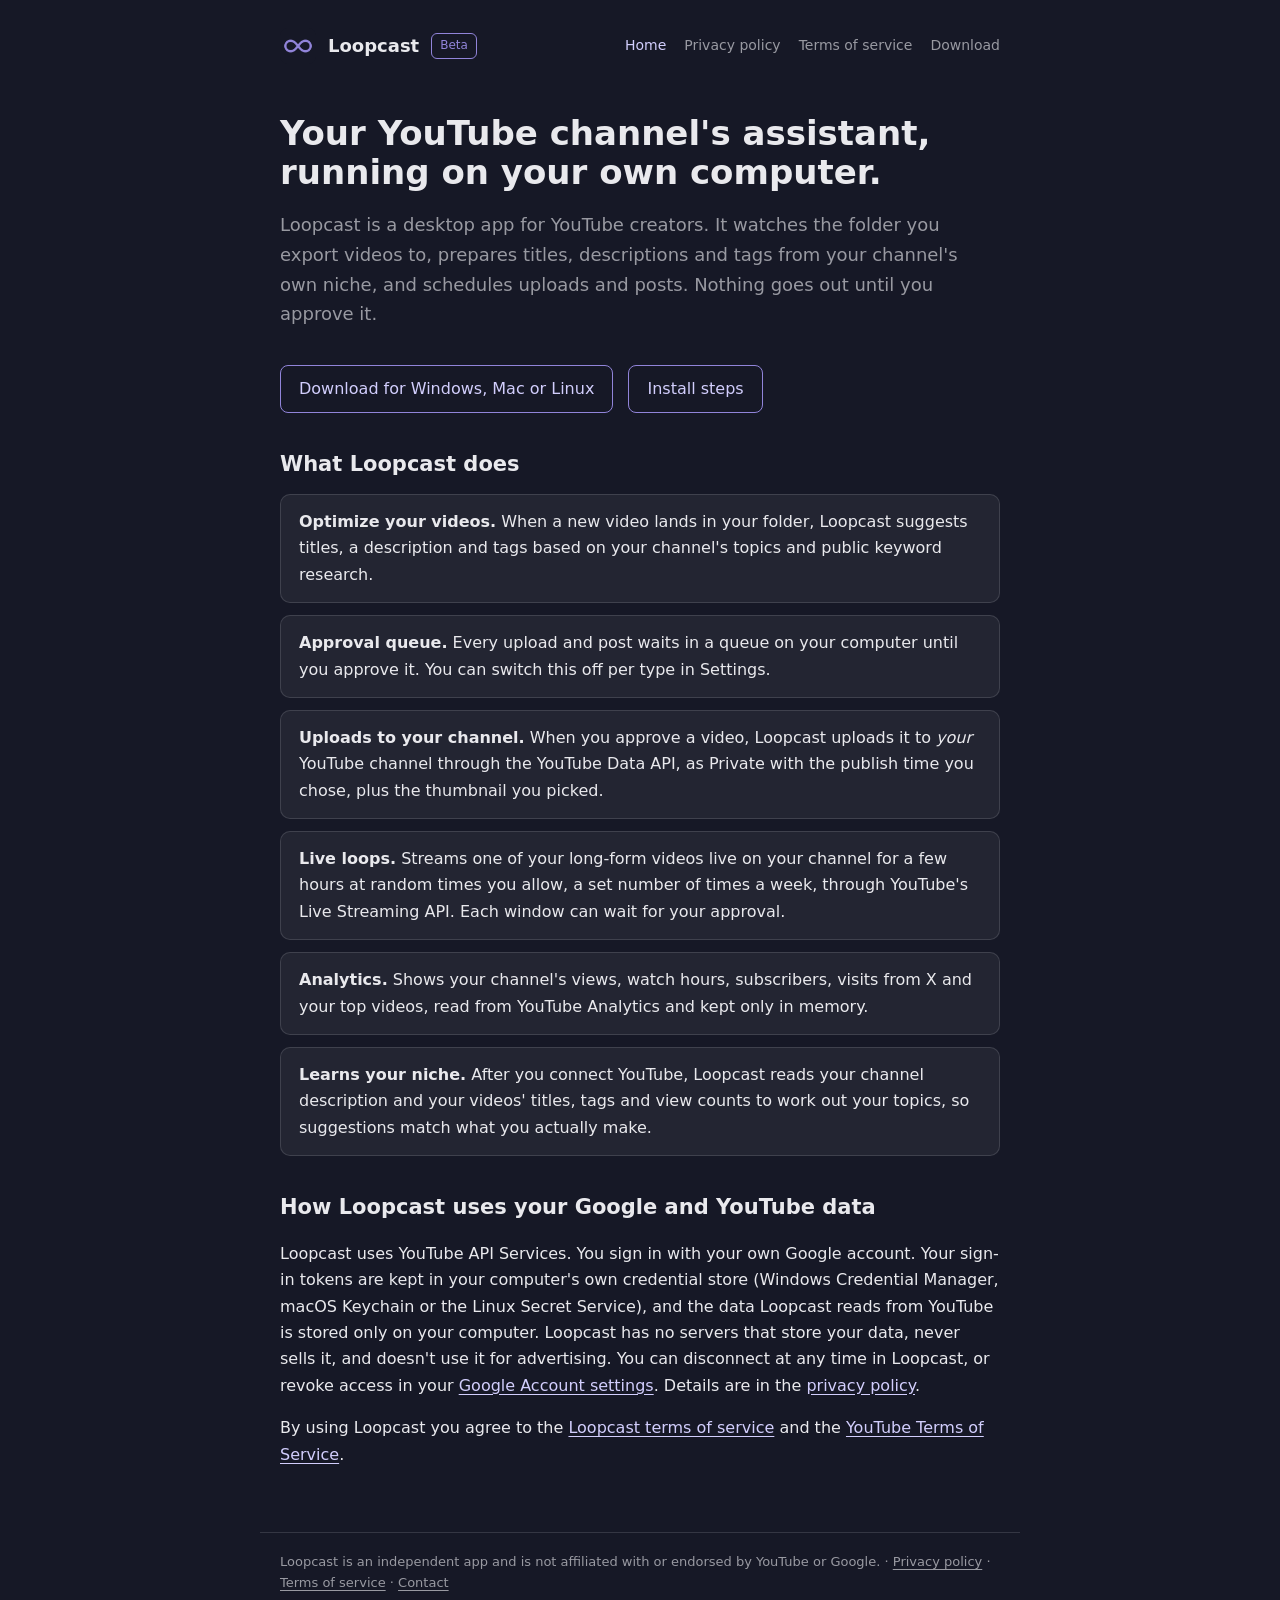
<file: docs/index.html>
<!doctype html>
<html lang="en">
<head>
<meta charset="utf-8">
<meta name="viewport" content="width=device-width, initial-scale=1">
<title>Loopcast: desktop automation for YouTube creators</title>
<meta name="description" content="Loopcast is a desktop app that prepares, schedules and publishes a creator's own YouTube videos, X posts and short clips, with every item waiting for the creator's approval.">
<link rel="icon" href="loopcast-logo-120.png">
<link rel="stylesheet" href="style.css">
</head>
<body>
<header>
  <img src="loopcast-logo-120.png" alt="Loopcast logo">
  <a class="name" href="./">Loopcast</a> <span class="beta">Beta</span>
  <nav><a href="./" aria-current="page">Home</a><a href="privacy/">Privacy policy</a><a href="terms/">Terms of service</a><a href="https://github.com/crystallyons89-ai/loopcast-releases/releases/latest">Download</a></nav>
</header>
<main>
  <h1>Your YouTube channel's assistant, running on your own computer.</h1>
  <p class="lede">Loopcast is a desktop app for YouTube creators. It watches the folder you export videos to, prepares titles, descriptions and tags from your channel's own niche, and schedules uploads and posts. Nothing goes out until you approve it.</p>
  <a class="cta" href="https://github.com/crystallyons89-ai/loopcast-releases/releases/latest">Download for Windows, Mac or Linux</a>
  <a class="cta" href="https://github.com/crystallyons89-ai/loopcast-releases#readme">Install steps</a>

  <h2>What Loopcast does</h2>
  <div class="card"><strong>Optimize your videos.</strong> When a new video lands in your folder, Loopcast suggests titles, a description and tags based on your channel's topics and public keyword research.</div>
  <div class="card"><strong>Approval queue.</strong> Every upload and post waits in a queue on your computer until you approve it. You can switch this off per type in Settings.</div>
  <div class="card"><strong>Uploads to your channel.</strong> When you approve a video, Loopcast uploads it to <em>your</em> YouTube channel through the YouTube Data API, as Private with the publish time you chose, plus the thumbnail you picked.</div>
  <div class="card"><strong>Live loops.</strong> Streams one of your long-form videos live on your channel for a few hours at random times you allow, a set number of times a week, through YouTube's Live Streaming API. Each window can wait for your approval.</div>
  <div class="card"><strong>Analytics.</strong> Shows your channel's views, watch hours, subscribers, visits from X and your top videos, read from YouTube Analytics and kept only in memory.</div>
  <div class="card"><strong>Learns your niche.</strong> After you connect YouTube, Loopcast reads your channel description and your videos' titles, tags and view counts to work out your topics, so suggestions match what you actually make.</div>

  <h2>How Loopcast uses your Google and YouTube data</h2>
  <p>Loopcast uses YouTube API Services. You sign in with your own Google account. Your sign-in tokens are kept in your computer's own credential store (Windows Credential Manager, macOS Keychain or the Linux Secret Service), and the data Loopcast reads from YouTube is stored only on your computer. Loopcast has no servers that store your data, never sells it, and doesn't use it for advertising. You can disconnect at any time in Loopcast, or revoke access in your <a href="https://myaccount.google.com/permissions">Google Account settings</a>. Details are in the <a href="privacy/">privacy policy</a>.</p>
  <p>By using Loopcast you agree to the <a href="terms/">Loopcast terms of service</a> and the <a href="https://www.youtube.com/t/terms">YouTube Terms of Service</a>.</p>
</main>
<footer>
  Loopcast is an independent app and is not affiliated with or endorsed by YouTube or Google. ·
  <a href="privacy/">Privacy policy</a> · <a href="terms/">Terms of service</a> ·
  <a href="https://github.com/crystallyons89-ai/loopcast-releases/issues">Contact</a>
</footer>
</body>
</html>
</file>
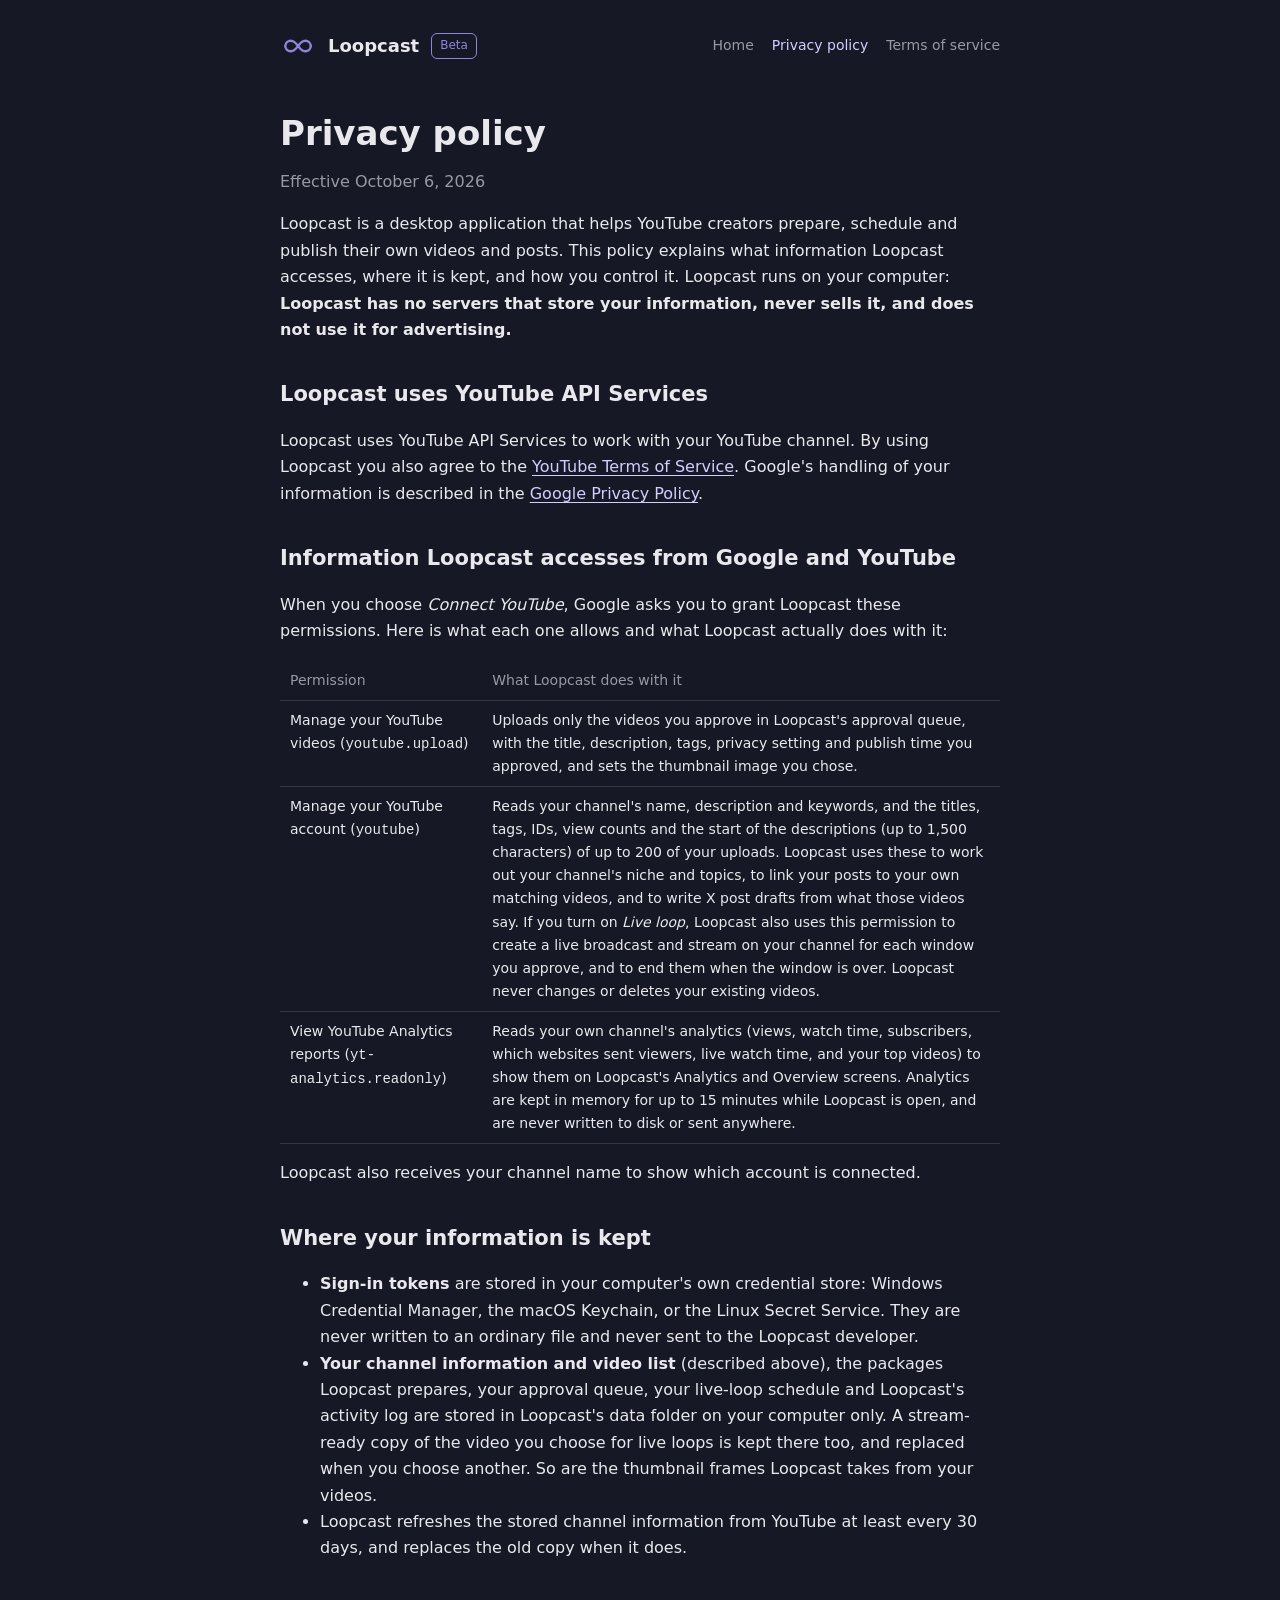
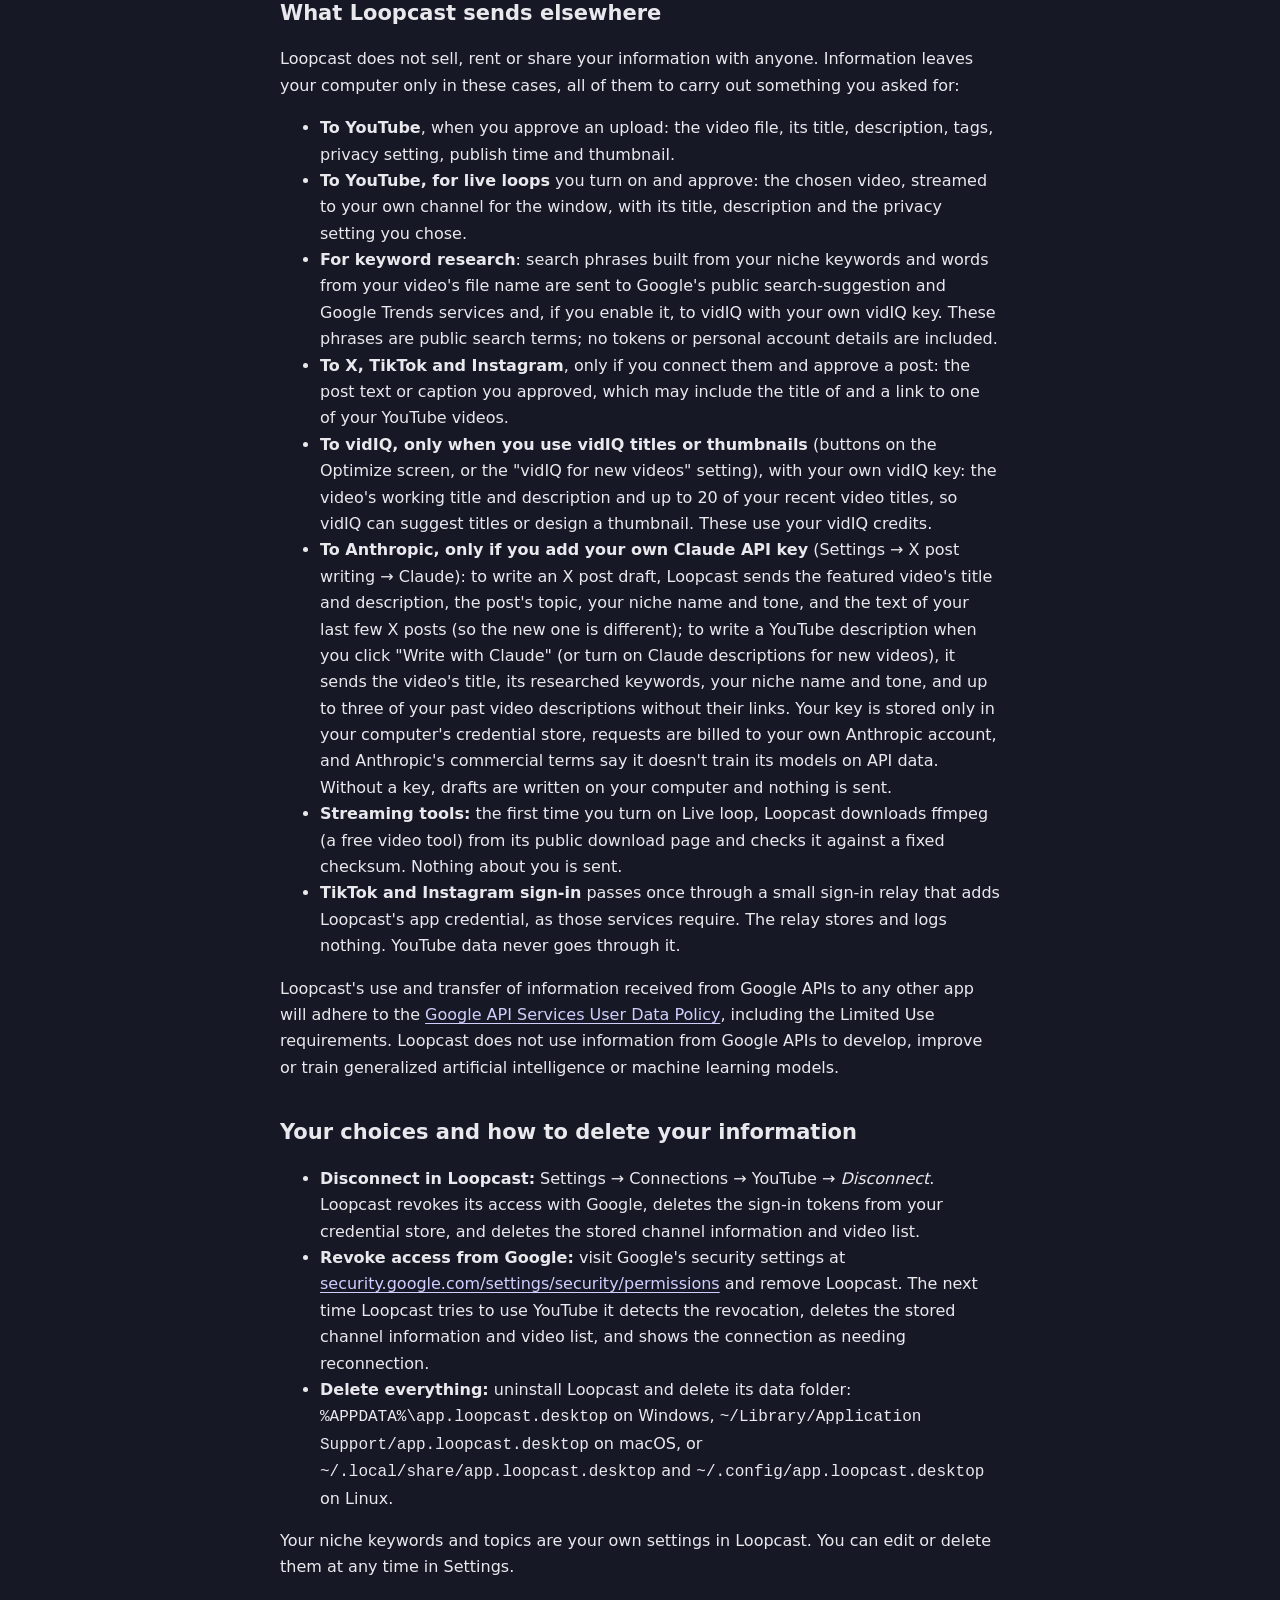
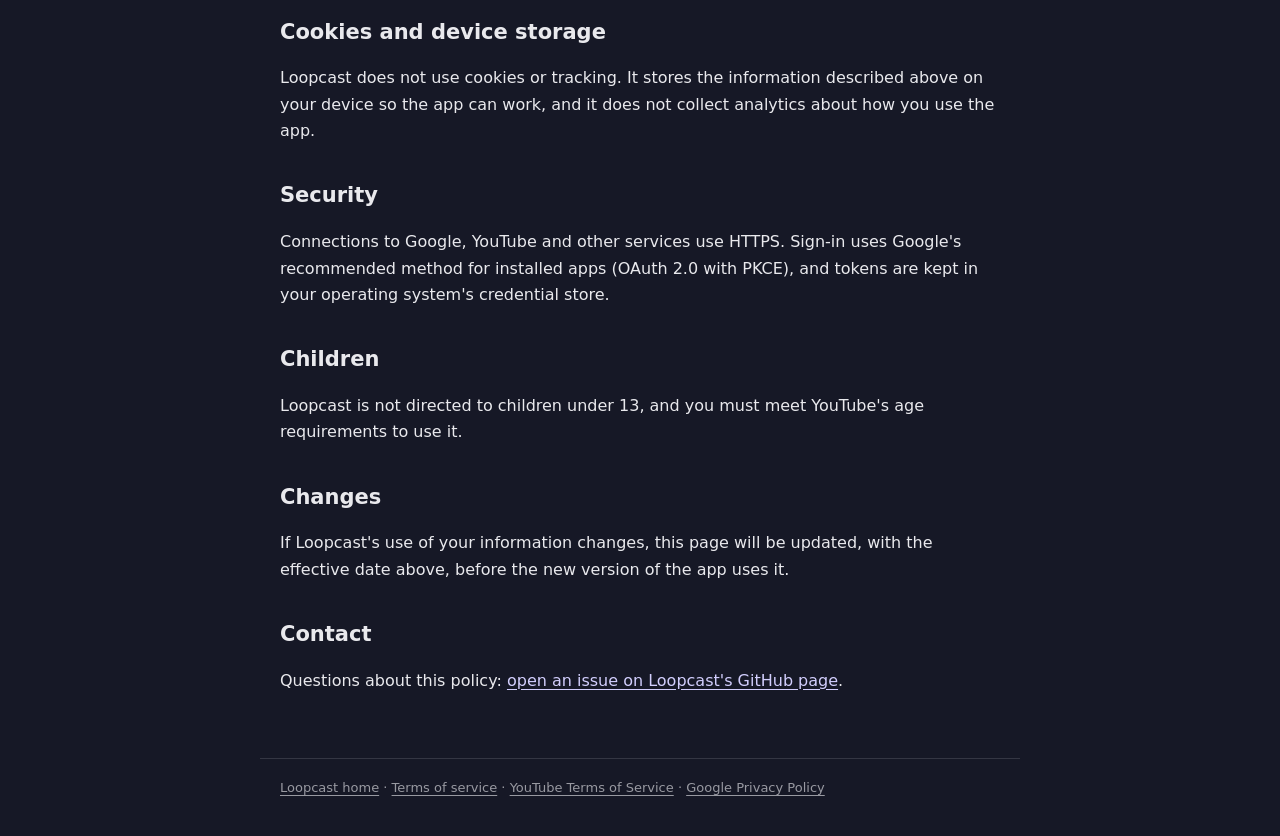
<file: docs/privacy/index.html>
<!doctype html>
<html lang="en">
<head>
<meta charset="utf-8">
<meta name="viewport" content="width=device-width, initial-scale=1">
<title>Privacy policy: Loopcast</title>
<link rel="icon" href="../loopcast-logo-120.png">
<link rel="stylesheet" href="../style.css">
</head>
<body>
<header>
  <img src="../loopcast-logo-120.png" alt="Loopcast logo">
  <a class="name" href="../">Loopcast</a> <span class="beta">Beta</span>
  <nav><a href="../">Home</a><a href="./" aria-current="page">Privacy policy</a><a href="../terms/">Terms of service</a></nav>
</header>
<main>
  <h1>Privacy policy</h1>
  <p class="muted">Effective October 6, 2026</p>

  <p>Loopcast is a desktop application that helps YouTube creators prepare, schedule and publish their own videos and posts. This policy explains what information Loopcast accesses, where it is kept, and how you control it. Loopcast runs on your computer: <strong>Loopcast has no servers that store your information, never sells it, and does not use it for advertising.</strong></p>

  <h2>Loopcast uses YouTube API Services</h2>
  <p>Loopcast uses YouTube API Services to work with your YouTube channel. By using Loopcast you also agree to the <a href="https://www.youtube.com/t/terms">YouTube Terms of Service</a>. Google's handling of your information is described in the <a href="http://www.google.com/policies/privacy">Google Privacy Policy</a>.</p>

  <h2>Information Loopcast accesses from Google and YouTube</h2>
  <p>When you choose <em>Connect YouTube</em>, Google asks you to grant Loopcast these permissions. Here is what each one allows and what Loopcast actually does with it:</p>
  <table>
    <tr><th>Permission</th><th>What Loopcast does with it</th></tr>
    <tr><td>Manage your YouTube videos (<code>youtube.upload</code>)</td><td>Uploads only the videos you approve in Loopcast's approval queue, with the title, description, tags, privacy setting and publish time you approved, and sets the thumbnail image you chose.</td></tr>
    <tr><td>Manage your YouTube account (<code>youtube</code>)</td><td>Reads your channel's name, description and keywords, and the titles, tags, IDs, view counts and the start of the descriptions (up to 1,500 characters) of up to 200 of your uploads. Loopcast uses these to work out your channel's niche and topics, to link your posts to your own matching videos, and to write X post drafts from what those videos say. If you turn on <em>Live loop</em>, Loopcast also uses this permission to create a live broadcast and stream on your channel for each window you approve, and to end them when the window is over. Loopcast never changes or deletes your existing videos.</td></tr>
    <tr><td>View YouTube Analytics reports (<code>yt-analytics.readonly</code>)</td><td>Reads your own channel's analytics (views, watch time, subscribers, which websites sent viewers, live watch time, and your top videos) to show them on Loopcast's Analytics and Overview screens. Analytics are kept in memory for up to 15 minutes while Loopcast is open, and are never written to disk or sent anywhere.</td></tr>
  </table>
  <p>Loopcast also receives your channel name to show which account is connected.</p>

  <h2>Where your information is kept</h2>
  <ul>
    <li><strong>Sign-in tokens</strong> are stored in your computer's own credential store: Windows Credential Manager, the macOS Keychain, or the Linux Secret Service. They are never written to an ordinary file and never sent to the Loopcast developer.</li>
    <li><strong>Your channel information and video list</strong> (described above), the packages Loopcast prepares, your approval queue, your live-loop schedule and Loopcast's activity log are stored in Loopcast's data folder on your computer only. A stream-ready copy of the video you choose for live loops is kept there too, and replaced when you choose another. So are the thumbnail frames Loopcast takes from your videos.</li>
    <li>Loopcast refreshes the stored channel information from YouTube at least every 30 days, and replaces the old copy when it does.</li>
  </ul>

  <h2>What Loopcast sends elsewhere</h2>
  <p>Loopcast does not sell, rent or share your information with anyone. Information leaves your computer only in these cases, all of them to carry out something you asked for:</p>
  <ul>
    <li><strong>To YouTube</strong>, when you approve an upload: the video file, its title, description, tags, privacy setting, publish time and thumbnail.</li>
    <li><strong>To YouTube, for live loops</strong> you turn on and approve: the chosen video, streamed to your own channel for the window, with its title, description and the privacy setting you chose.</li>
    <li><strong>For keyword research</strong>: search phrases built from your niche keywords and words from your video's file name are sent to Google's public search-suggestion and Google Trends services and, if you enable it, to vidIQ with your own vidIQ key. These phrases are public search terms; no tokens or personal account details are included.</li>
    <li><strong>To X, TikTok and Instagram</strong>, only if you connect them and approve a post: the post text or caption you approved, which may include the title of and a link to one of your YouTube videos.</li>
    <li><strong>To vidIQ, only when you use vidIQ titles or thumbnails</strong> (buttons on the Optimize screen, or the "vidIQ for new videos" setting), with your own vidIQ key: the video's working title and description and up to 20 of your recent video titles, so vidIQ can suggest titles or design a thumbnail. These use your vidIQ credits.</li>
    <li><strong>To Anthropic, only if you add your own Claude API key</strong> (Settings → X post writing → Claude): to write an X post draft, Loopcast sends the featured video's title and description, the post's topic, your niche name and tone, and the text of your last few X posts (so the new one is different); to write a YouTube description when you click "Write with Claude" (or turn on Claude descriptions for new videos), it sends the video's title, its researched keywords, your niche name and tone, and up to three of your past video descriptions without their links. Your key is stored only in your computer's credential store, requests are billed to your own Anthropic account, and Anthropic's commercial terms say it doesn't train its models on API data. Without a key, drafts are written on your computer and nothing is sent.</li>
    <li><strong>Streaming tools:</strong> the first time you turn on Live loop, Loopcast downloads ffmpeg (a free video tool) from its public download page and checks it against a fixed checksum. Nothing about you is sent.</li>
    <li><strong>TikTok and Instagram sign-in</strong> passes once through a small sign-in relay that adds Loopcast's app credential, as those services require. The relay stores and logs nothing. YouTube data never goes through it.</li>
  </ul>
  <p>Loopcast's use and transfer of information received from Google APIs to any other app will adhere to the <a href="https://developers.google.com/terms/api-services-user-data-policy">Google API Services User Data Policy</a>, including the Limited Use requirements. Loopcast does not use information from Google APIs to develop, improve or train generalized artificial intelligence or machine learning models.</p>

  <h2>Your choices and how to delete your information</h2>
  <ul>
    <li><strong>Disconnect in Loopcast:</strong> Settings → Connections → YouTube → <em>Disconnect</em>. Loopcast revokes its access with Google, deletes the sign-in tokens from your credential store, and deletes the stored channel information and video list.</li>
    <li><strong>Revoke access from Google:</strong> visit Google's security settings at <a href="https://security.google.com/settings/security/permissions">security.google.com/settings/security/permissions</a> and remove Loopcast. The next time Loopcast tries to use YouTube it detects the revocation, deletes the stored channel information and video list, and shows the connection as needing reconnection.</li>
    <li><strong>Delete everything:</strong> uninstall Loopcast and delete its data folder: <code>%APPDATA%\app.loopcast.desktop</code> on Windows, <code>~/Library/Application Support/app.loopcast.desktop</code> on macOS, or <code>~/.local/share/app.loopcast.desktop</code> and <code>~/.config/app.loopcast.desktop</code> on Linux.</li>
  </ul>
  <p>Your niche keywords and topics are your own settings in Loopcast. You can edit or delete them at any time in Settings.</p>

  <h2>Cookies and device storage</h2>
  <p>Loopcast does not use cookies or tracking. It stores the information described above on your device so the app can work, and it does not collect analytics about how you use the app.</p>

  <h2>Security</h2>
  <p>Connections to Google, YouTube and other services use HTTPS. Sign-in uses Google's recommended method for installed apps (OAuth 2.0 with PKCE), and tokens are kept in your operating system's credential store.</p>

  <h2>Children</h2>
  <p>Loopcast is not directed to children under 13, and you must meet YouTube's age requirements to use it.</p>

  <h2>Changes</h2>
  <p>If Loopcast's use of your information changes, this page will be updated, with the effective date above, before the new version of the app uses it.</p>

  <h2>Contact</h2>
  <p>Questions about this policy: <a href="https://github.com/crystallyons89-ai/loopcast-releases/issues">open an issue on Loopcast's GitHub page</a>.</p>
</main>
<footer>
  <a href="../">Loopcast home</a> · <a href="../terms/">Terms of service</a> · <a href="https://www.youtube.com/t/terms">YouTube Terms of Service</a> · <a href="http://www.google.com/policies/privacy">Google Privacy Policy</a>
</footer>
</body>
</html>
</file>
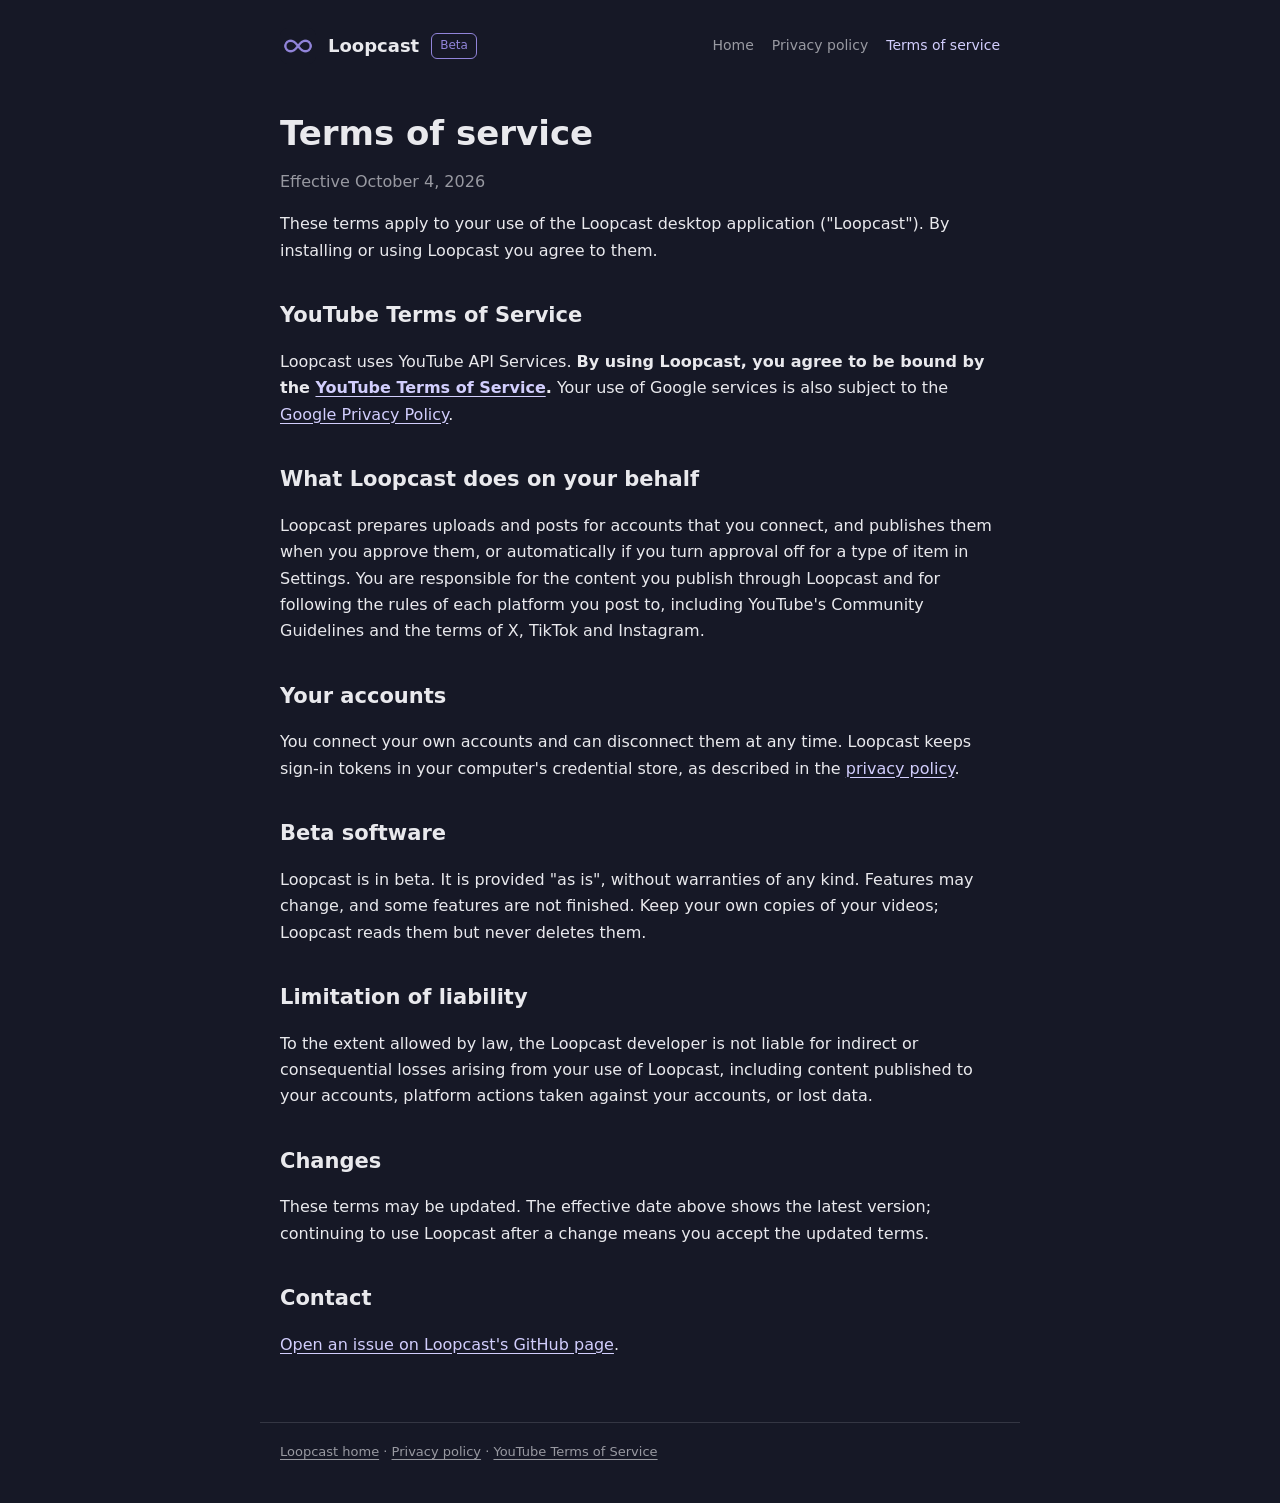
<file: docs/terms/index.html>
<!doctype html>
<html lang="en">
<head>
<meta charset="utf-8">
<meta name="viewport" content="width=device-width, initial-scale=1">
<title>Terms of service: Loopcast</title>
<link rel="icon" href="../loopcast-logo-120.png">
<link rel="stylesheet" href="../style.css">
</head>
<body>
<header>
  <img src="../loopcast-logo-120.png" alt="Loopcast logo">
  <a class="name" href="../">Loopcast</a> <span class="beta">Beta</span>
  <nav><a href="../">Home</a><a href="../privacy/">Privacy policy</a><a href="./" aria-current="page">Terms of service</a></nav>
</header>
<main>
  <h1>Terms of service</h1>
  <p class="muted">Effective October 4, 2026</p>

  <p>These terms apply to your use of the Loopcast desktop application ("Loopcast"). By installing or using Loopcast you agree to them.</p>

  <h2>YouTube Terms of Service</h2>
  <p>Loopcast uses YouTube API Services. <strong>By using Loopcast, you agree to be bound by the <a href="https://www.youtube.com/t/terms">YouTube Terms of Service</a>.</strong> Your use of Google services is also subject to the <a href="http://www.google.com/policies/privacy">Google Privacy Policy</a>.</p>

  <h2>What Loopcast does on your behalf</h2>
  <p>Loopcast prepares uploads and posts for accounts that you connect, and publishes them when you approve them, or automatically if you turn approval off for a type of item in Settings. You are responsible for the content you publish through Loopcast and for following the rules of each platform you post to, including YouTube's Community Guidelines and the terms of X, TikTok and Instagram.</p>

  <h2>Your accounts</h2>
  <p>You connect your own accounts and can disconnect them at any time. Loopcast keeps sign-in tokens in your computer's credential store, as described in the <a href="../privacy/">privacy policy</a>.</p>

  <h2>Beta software</h2>
  <p>Loopcast is in beta. It is provided "as is", without warranties of any kind. Features may change, and some features are not finished. Keep your own copies of your videos; Loopcast reads them but never deletes them.</p>

  <h2>Limitation of liability</h2>
  <p>To the extent allowed by law, the Loopcast developer is not liable for indirect or consequential losses arising from your use of Loopcast, including content published to your accounts, platform actions taken against your accounts, or lost data.</p>

  <h2>Changes</h2>
  <p>These terms may be updated. The effective date above shows the latest version; continuing to use Loopcast after a change means you accept the updated terms.</p>

  <h2>Contact</h2>
  <p><a href="https://github.com/crystallyons89-ai/loopcast-releases/issues">Open an issue on Loopcast's GitHub page</a>.</p>
</main>
<footer>
  <a href="../">Loopcast home</a> · <a href="../privacy/">Privacy policy</a> · <a href="https://www.youtube.com/t/terms">YouTube Terms of Service</a>
</footer>
</body>
</html>
</file>
<file: docs/style.css>
:root {
  --bg: #161826; --surface: #232532; --text: #e9e9ed; --muted: color-mix(in srgb, #e9e9ed 62%, transparent);
  --accent: #9184d9; --accent-300: #d2cefd; --line: color-mix(in srgb, #e9e9ed 14%, transparent);
}
* { box-sizing: border-box; }
html { color-scheme: dark; }
body { margin: 0; background: var(--bg); color: var(--text); font: 16px/1.65 Inter, system-ui, -apple-system, "Segoe UI", sans-serif; }
a { color: var(--accent-300); text-underline-offset: 3px; }
header, main, footer { max-width: 760px; margin: 0 auto; padding: 0 20px; }
header { display: flex; align-items: center; gap: 12px; padding-top: 28px; padding-bottom: 8px; }
header img { width: 36px; height: 36px; border-radius: 8px; }
header .name { font-weight: 600; font-size: 18px; color: var(--text); text-decoration: none; }
header nav { margin-left: auto; display: flex; gap: 18px; font-size: 14px; flex-wrap: wrap; }
header nav a { color: var(--muted); text-decoration: none; }
header nav a:hover, header nav a[aria-current] { color: var(--accent-300); }
.beta { font-size: 12px; padding: 2px 8px; border: 1px solid var(--accent); color: var(--accent); border-radius: 6px; }
main { padding-top: 24px; padding-bottom: 48px; }
h1 { font-weight: 600; font-size: 34px; line-height: 1.15; margin: 18px 0 8px; }
h2 { font-weight: 600; font-size: 21px; margin: 34px 0 8px; }
h3 { font-weight: 600; font-size: 17px; margin: 22px 0 6px; }
.lede { color: var(--muted); font-size: 18px; }
.cta { display: inline-block; margin: 18px 10px 0 0; padding: 10px 18px; border-radius: 8px; border: 1px solid var(--accent); color: var(--accent-300); text-decoration: none; font-weight: 500; }
.cta:hover { background: color-mix(in srgb, var(--accent) 14%, transparent); }
.card { background: var(--surface); border: 1px solid var(--line); border-radius: 10px; padding: 14px 18px; margin: 12px 0; }
table { width: 100%; border-collapse: collapse; font-size: 14px; margin: 10px 0; }
th, td { text-align: left; vertical-align: top; padding: 8px 10px; border-bottom: 1px solid var(--line); }
th { color: var(--muted); font-weight: 500; }
.muted { color: var(--muted); }
footer { padding-bottom: 40px; color: var(--muted); font-size: 13px; border-top: 1px solid var(--line); padding-top: 18px; }
footer a { color: var(--muted); }
@media (max-width: 560px) { h1 { font-size: 28px; } header nav { width: 100%; margin-left: 0; } }
</file>
